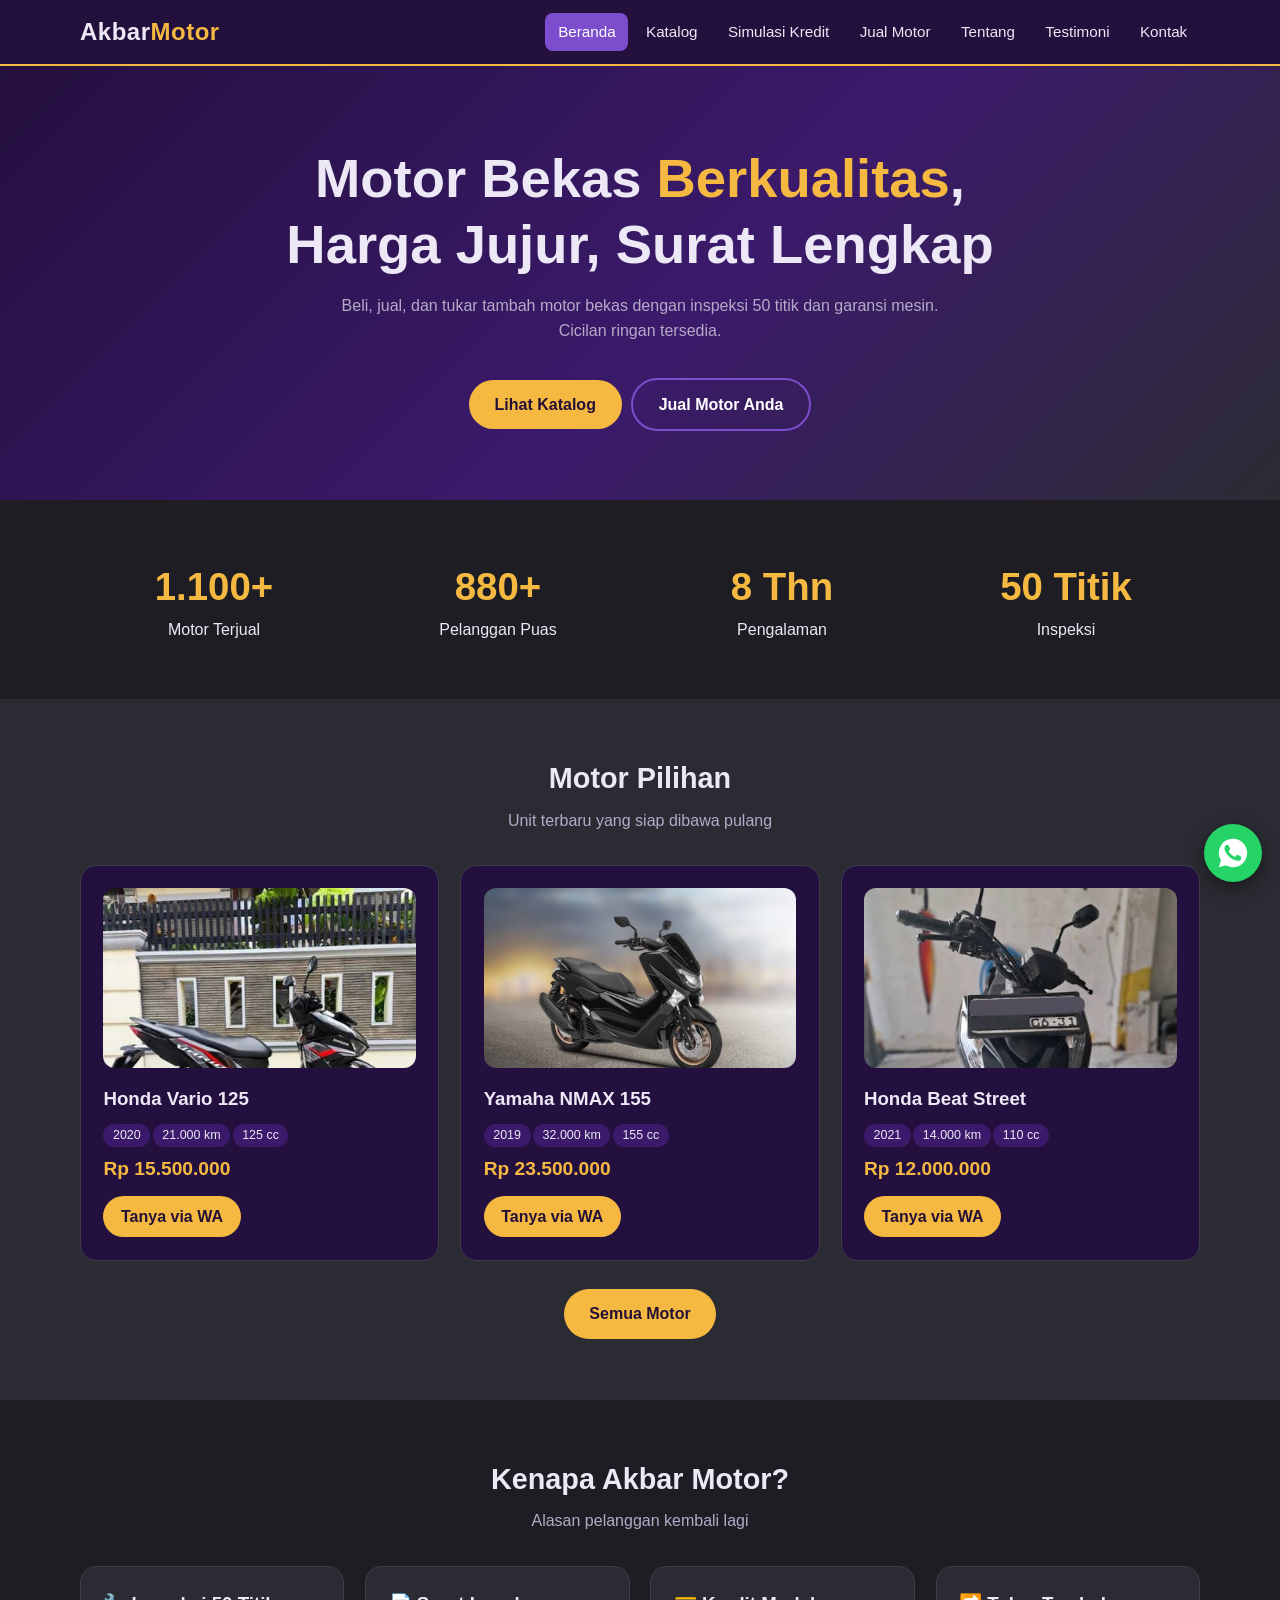
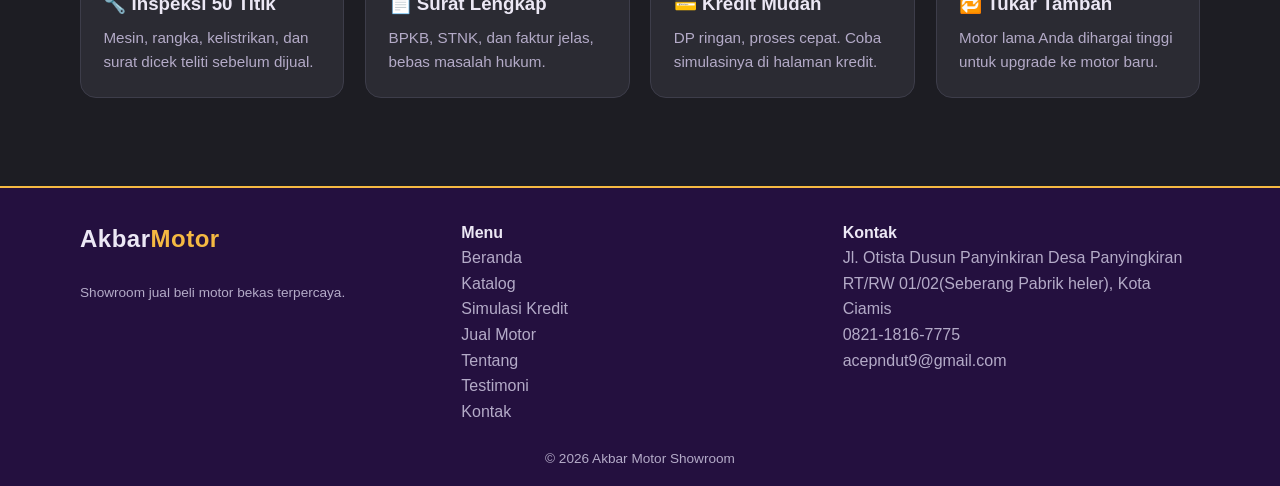
<file: index.html>
<!DOCTYPE html>
<html lang="id">

<head>
    <meta charset="UTF-8">
    <meta name="viewport" content="width=device-width, initial-scale=1.0">
    <title>Beranda | Akbar Motor Showroom</title>
    <meta name="description"
        content="Akbar Motor - showroom jual beli motor bekas berkualitas, surat lengkap, harga transparan.">
    <link rel="stylesheet" href="style.css">
</head>

<body>
    <header id="akbar_header">
        <div class="akbar_container akbar_nav"><a class="akbar_logo" href="index.html">Akbar<span>Motor</span></a>
            <button id="akbar_burger" class="akbar_burger" aria-label="Menu">&#9776;</button>
            <nav id="akbar_menu" class="akbar_menu"><a href="index.html">Beranda</a><a href="katalog.html">Katalog</a><a
                    href="kredit.html">Simulasi Kredit</a><a href="jual-motor.html">Jual Motor</a><a
                    href="tentang.html">Tentang</a><a href="testimoni.html">Testimoni</a><a
                    href="kontak.html">Kontak</a></nav>
        </div>
    </header>
    <section id="akbar_hero">
        <div class="akbar_container">
            <h1>Motor Bekas <em>Berkualitas</em>,<br>Harga Jujur, Surat Lengkap</h1>
            <p>Beli, jual, dan tukar tambah motor bekas dengan inspeksi 50 titik dan garansi mesin. Cicilan ringan
                tersedia.</p>
            <a class="akbar_btn" href="katalog.html">Lihat Katalog</a><a class="akbar_btn akbar_btn_garis"
                href="jual-motor.html">Jual Motor Anda</a>
        </div>
    </section>
    <section class="akbar_section">
        <div class="akbar_container akbar_stats">
            <div><b data-hitung="1200" data-plus="+">0</b>Motor Terjual</div>
            <div><b data-hitung="950" data-plus="+">0</b>Pelanggan Puas</div>
            <div><b data-hitung="8" data-plus=" Thn">0</b>Pengalaman</div>
            <div><b data-hitung="50" data-plus=" Titik">0</b>Inspeksi</div>
        </div>
    </section>
    <section class="akbar_section akbar_gelap">
        <div class="akbar_container">
            <h2 class="akbar_judul">Motor Pilihan</h2>
            <p class="akbar_sub">Unit terbaru yang siap dibawa pulang</p>
            <div id="akbar_featured" class="akbar_grid"></div>
            <p style="text-align:center;margin-top:1.5rem"><a class="akbar_btn" href="katalog.html">Semua Motor</a></p>
        </div>
    </section>
    <section class="akbar_section">
        <div class="akbar_container">
            <h2 class="akbar_judul">Kenapa Akbar Motor?</h2>
            <p class="akbar_sub">Alasan pelanggan kembali lagi</p>
            <div class="akbar_grid">
                <div class="akbar_card akbar_muncul">
                    <h3>🔧 Inspeksi 50 Titik</h3>
                    <p>Mesin, rangka, kelistrikan, dan surat dicek teliti sebelum dijual.</p>
                </div>
                <div class="akbar_card akbar_muncul">
                    <h3>📄 Surat Lengkap</h3>
                    <p>BPKB, STNK, dan faktur jelas, bebas masalah hukum.</p>
                </div>
                <div class="akbar_card akbar_muncul">
                    <h3>💳 Kredit Mudah</h3>
                    <p>DP ringan, proses cepat. Coba simulasinya di halaman kredit.</p>
                </div>
                <div class="akbar_card akbar_muncul">
                    <h3>🔁 Tukar Tambah</h3>
                    <p>Motor lama Anda dihargai tinggi untuk upgrade ke motor baru.</p>
                </div>
            </div>
        </div>
    </section>
    <footer id="akbar_footer">
        <div class="akbar_container">
            <div class="akbar_footer_grid">
                <div>
                    <h3 class="akbar_logo">Akbar<span>Motor</span></h3>
                    <p class="akbar_copy" style="text-align:left">Showroom jual beli motor bekas terpercaya.</p>
                </div>
                <div><b>Menu</b><a href="index.html">Beranda</a><a href="katalog.html">Katalog</a><a
                        href="kredit.html">Simulasi Kredit</a><a href="jual-motor.html">Jual Motor</a><a
                        href="tentang.html">Tentang</a><a href="testimoni.html">Testimoni</a><a
                        href="kontak.html">Kontak</a></div>
                <div><b>Kontak</b><a href="kontak.html">Jl. Otista Dusun Panyinkiran Desa Panyingkiran RT/RW 01/02(Seberang Pabrik heler), Kota Ciamis</a><a
                        href="kontak.html">0821-1816-7775</a><a href="kontak.html">acepndut9@gmail.com</a></div>
            </div>
            <p class="akbar_copy">&copy; 2026 Akbar Motor Showroom </p>
        </div>
    </footer>
    <script src="script.js"></script>
</body>

</html>
</file>
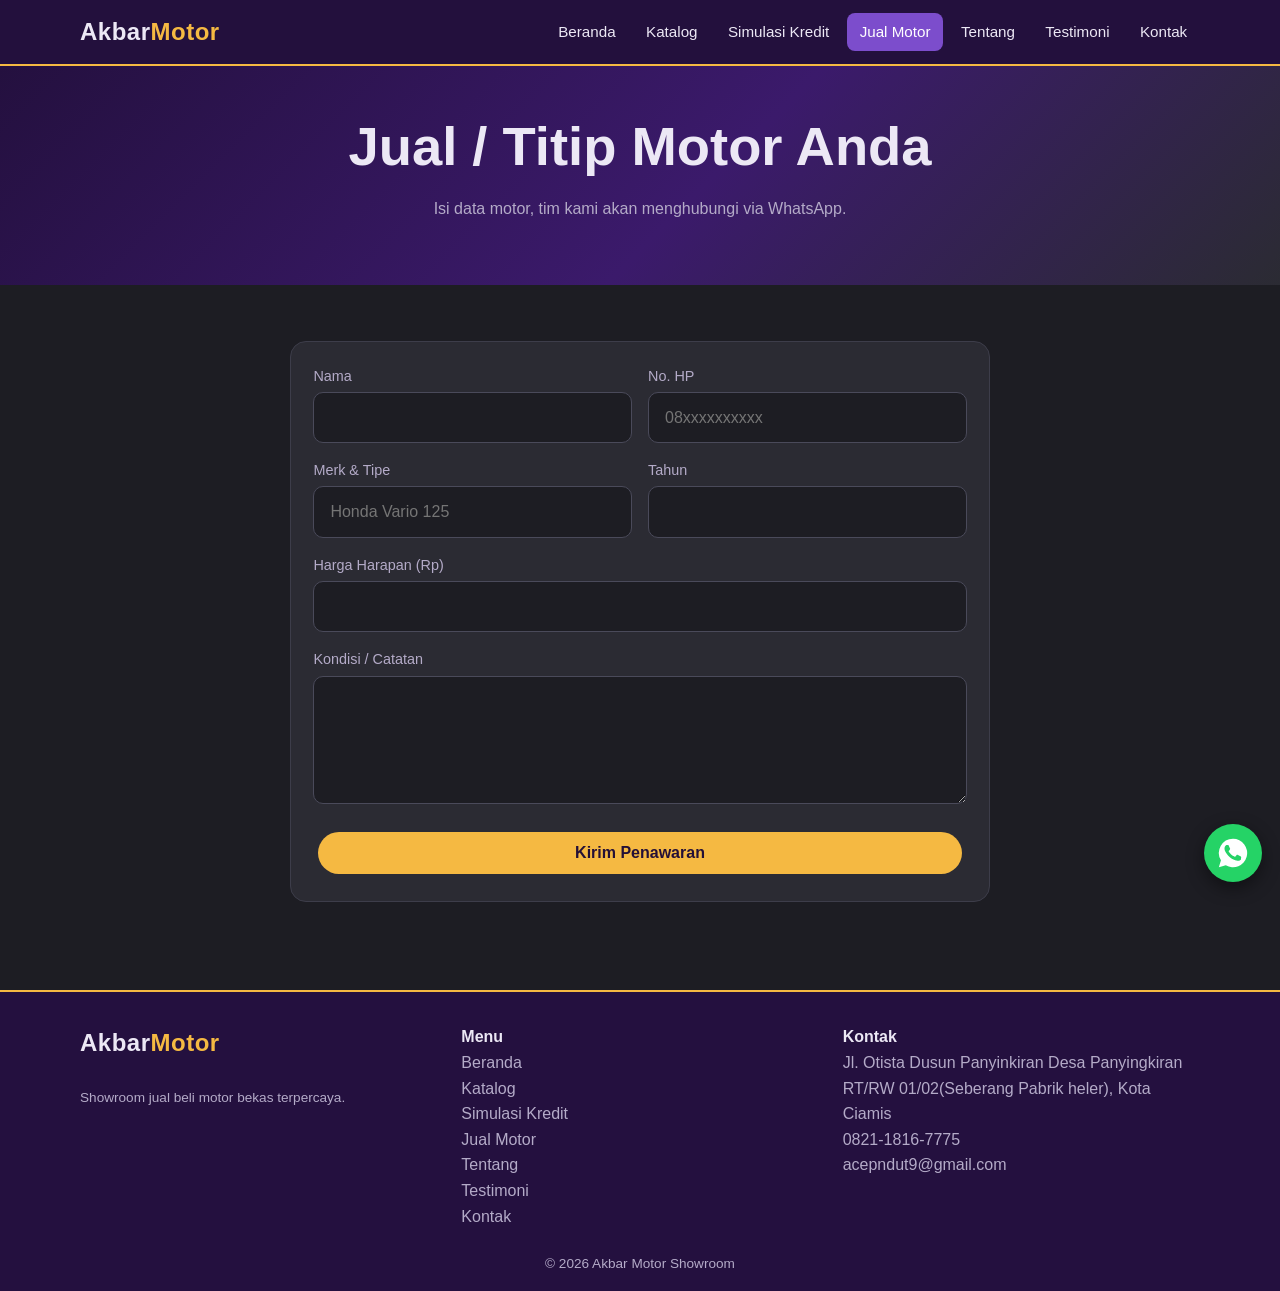
<file: jual-motor.html>
<!DOCTYPE html>
<html lang="id">

<head>
    <meta charset="UTF-8">
    <meta name="viewport" content="width=device-width, initial-scale=1.0">
    <title>Jual Motor | Akbar Motor Showroom</title>
    <meta name="description"
        content="Akbar Motor - showroom jual beli motor bekas berkualitas, surat lengkap, harga transparan.">
    <link rel="stylesheet" href="style.css">
</head>

<body>
    <header id="akbar_header">
        <div class="akbar_container akbar_nav"><a class="akbar_logo" href="index.html">Akbar<span>Motor</span></a>
            <button id="akbar_burger" class="akbar_burger" aria-label="Menu">&#9776;</button>
            <nav id="akbar_menu" class="akbar_menu"><a href="index.html">Beranda</a><a href="katalog.html">Katalog</a><a
                    href="kredit.html">Simulasi Kredit</a><a href="jual-motor.html">Jual Motor</a><a
                    href="tentang.html">Tentang</a><a href="testimoni.html">Testimoni</a><a
                    href="kontak.html">Kontak</a></nav>
        </div>
    </header>
    <section id="akbar_hero" class="akbar_hero_kecil">
        <div class="akbar_container">
            <h1>Jual / Titip Motor Anda</h1>
            <p>Isi data motor, tim kami akan menghubungi via WhatsApp.</p>
        </div>
    </section>
    <section class="akbar_section">
        <div class="akbar_container" style="max-width:700px">
            <form class="akbar_form akbar_card" data-wa="Halo Akbar Motor, saya ingin menjual motor:">
                <div class="akbar_dua">
                    <div><label>Nama</label><input name="nama" required></div>
                    <div><label>No. HP</label><input name="hp" placeholder="08xxxxxxxxxx" required></div>
                </div>
                <div class="akbar_dua">
                    <div><label>Merk &amp; Tipe</label><input name="motor" placeholder="Honda Vario 125" required></div>
                    <div><label>Tahun</label><input name="tahun" type="number" min="2005" max="2026" required></div>
                </div>
                <div><label>Harga Harapan (Rp)</label><input name="harga" type="number" required></div>
                <div><label>Kondisi / Catatan</label><textarea name="catatan" rows="4"></textarea></div>
                <button class="akbar_btn" type="submit">Kirim Penawaran</button>
                <div class="akbar_pesan"></div>
            </form>
        </div>
    </section>
    <footer id="akbar_footer">
        <div class="akbar_container">
            <div class="akbar_footer_grid">
                <div>
                    <h3 class="akbar_logo">Akbar<span>Motor</span></h3>
                    <p class="akbar_copy" style="text-align:left">Showroom jual beli motor bekas terpercaya.</p>
                </div>
                <div><b>Menu</b><a href="index.html">Beranda</a><a href="katalog.html">Katalog</a><a
                        href="kredit.html">Simulasi Kredit</a><a href="jual-motor.html">Jual Motor</a><a
                        href="tentang.html">Tentang</a><a href="testimoni.html">Testimoni</a><a
                        href="kontak.html">Kontak</a></div>
                <div><b>Kontak</b><a href="kontak.html">Jl. Otista Dusun Panyinkiran Desa Panyingkiran RT/RW 01/02(Seberang Pabrik heler), Kota Ciamis</a><a
                        href="kontak.html">0821-1816-7775</a><a href="kontak.html">acepndut9@gmail.com</a></div>
            </div>
            <p class="akbar_copy">&copy; 2026 Akbar Motor Showroom </p>
        </div>
    </footer>
    <script src="script.js"></script>
</body>

</html>
</file>
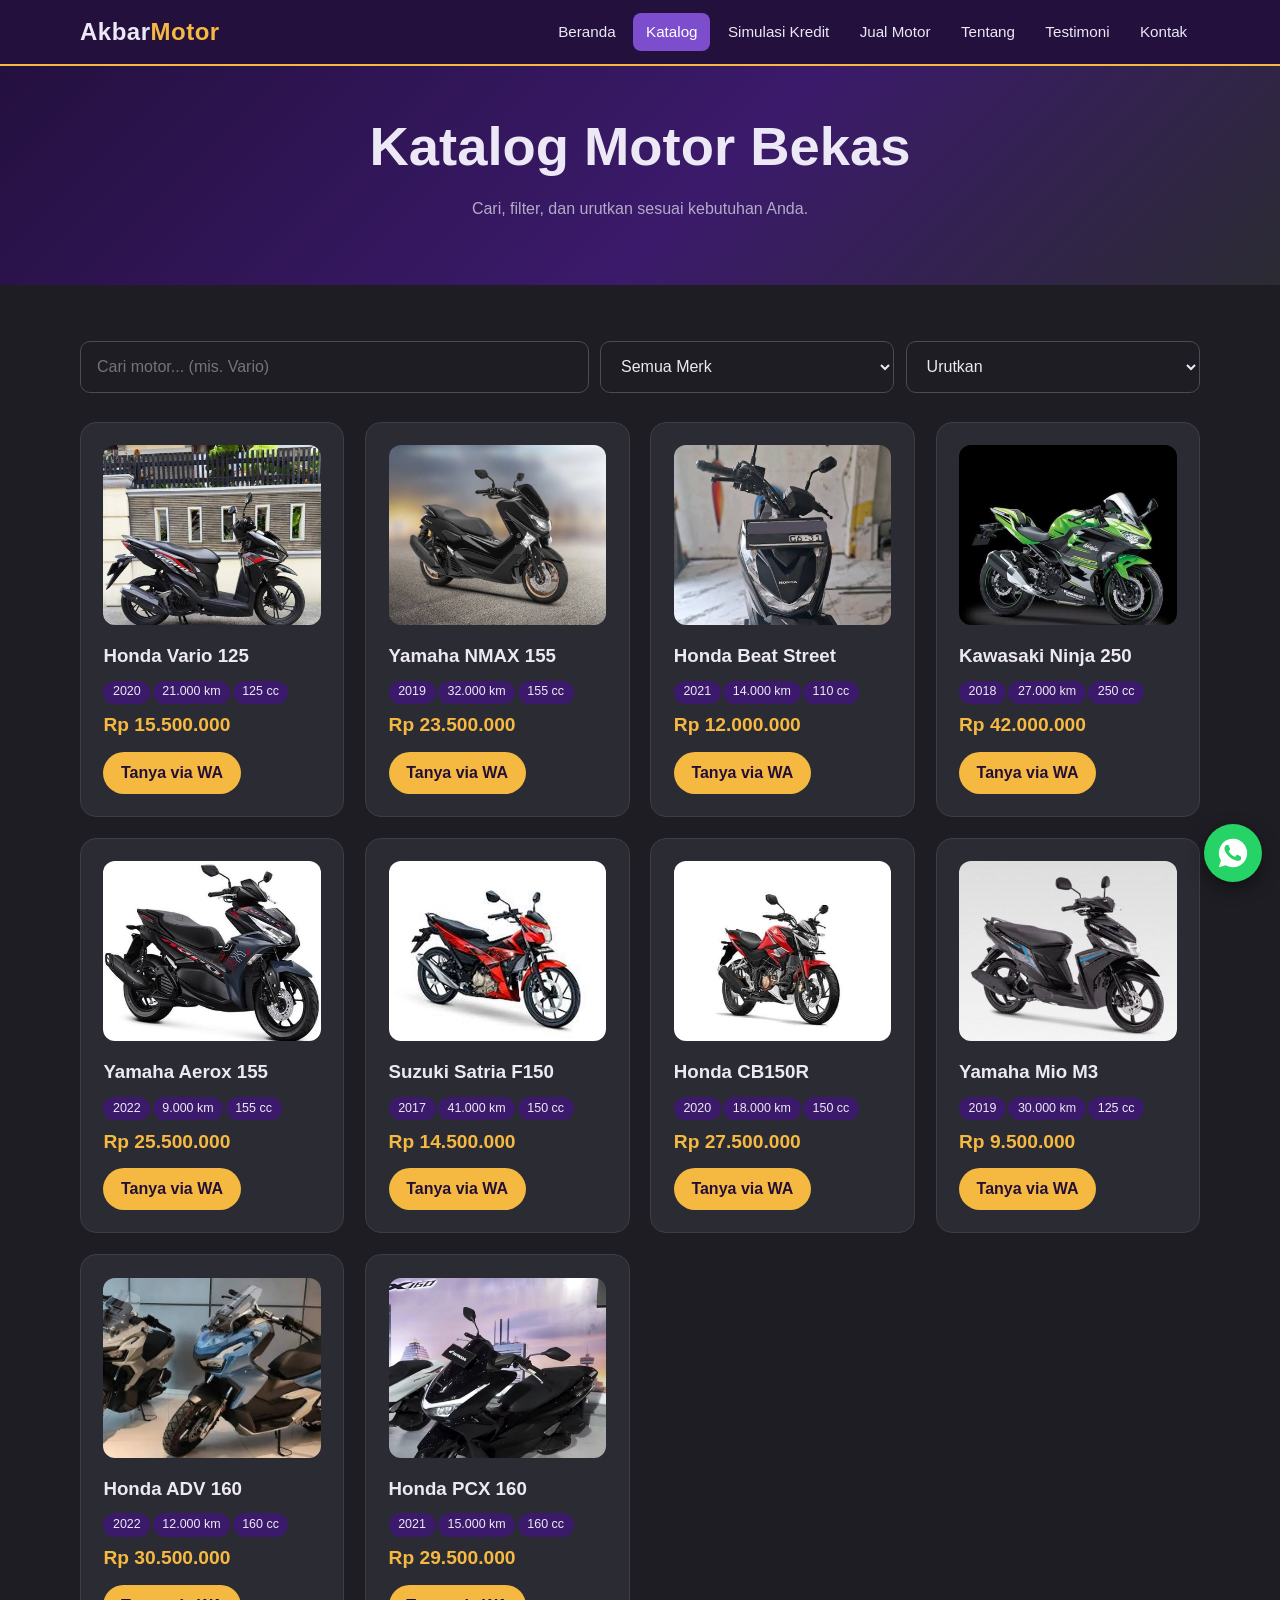
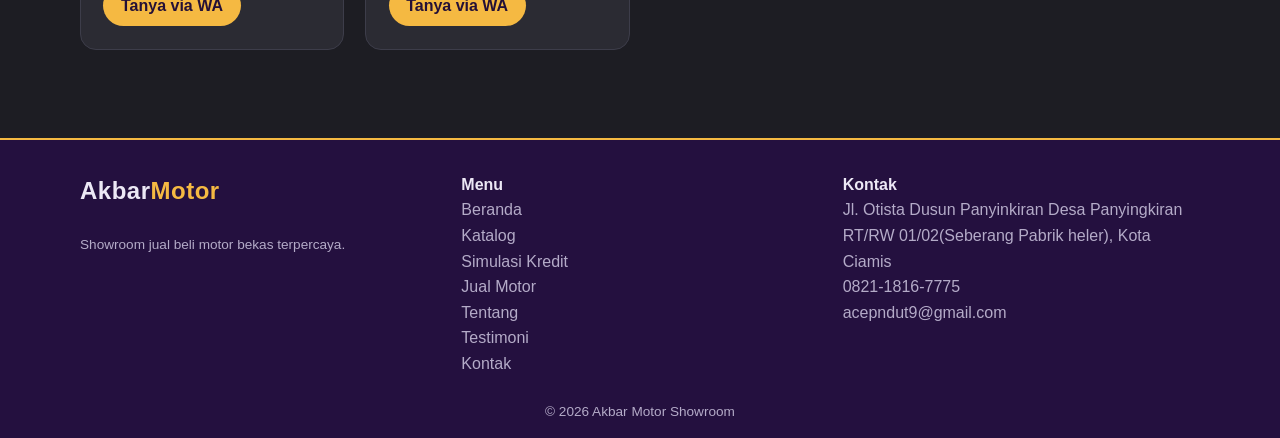
<file: katalog.html>
<!DOCTYPE html>
<html lang="id">

<head>
    <meta charset="UTF-8">
    <meta name="viewport" content="width=device-width, initial-scale=1.0">
    <title>Katalog Motor | Akbar Motor Showroom</title>
    <meta name="description"
        content="Akbar Motor - showroom jual beli motor bekas berkualitas, surat lengkap, harga transparan.">
    <link rel="stylesheet" href="style.css">
</head>

<body>
    <header id="akbar_header">
        <div class="akbar_container akbar_nav"><a class="akbar_logo" href="index.html">Akbar<span>Motor</span></a>
            <button id="akbar_burger" class="akbar_burger" aria-label="Menu">&#9776;</button>
            <nav id="akbar_menu" class="akbar_menu"><a href="index.html">Beranda</a><a href="katalog.html">Katalog</a><a
                    href="kredit.html">Simulasi Kredit</a><a href="jual-motor.html">Jual Motor</a><a
                    href="tentang.html">Tentang</a><a href="testimoni.html">Testimoni</a><a
                    href="kontak.html">Kontak</a></nav>
        </div>
    </header>
    <section id="akbar_hero" class="akbar_hero_kecil">
        <div class="akbar_container">
            <h1>Katalog Motor Bekas</h1>
            <p>Cari, filter, dan urutkan sesuai kebutuhan Anda.</p>
        </div>
    </section>
    <section class="akbar_section">
        <div class="akbar_container">
            <div class="akbar_filter"><input id="akbar_cari" type="search"
                    placeholder="Cari motor... (mis. Vario)"><select id="akbar_merk">
                    <option value="">Semua Merk</option>
                    <option>Honda</option>
                    <option>Yamaha</option>
                    <option>Kawasaki</option>
                    <option>Suzuki</option>
                </select>
                <select id="akbar_urut">
                    <option value="">Urutkan</option>
                    <option value="murah">Harga Termurah</option>
                    <option value="mahal">Harga Termahal</option>
                    <option value="baru">Tahun Terbaru</option>
                </select>
            </div>
            <div id="akbar_grid" class="akbar_grid"></div>
        </div>
    </section>
    <footer id="akbar_footer">
        <div class="akbar_container">
            <div class="akbar_footer_grid">
                <div>
                    <h3 class="akbar_logo">Akbar<span>Motor</span></h3>
                    <p class="akbar_copy" style="text-align:left">Showroom jual beli motor bekas terpercaya.</p>
                </div>
                <div><b>Menu</b><a href="index.html">Beranda</a><a href="katalog.html">Katalog</a><a
                        href="kredit.html">Simulasi Kredit</a><a href="jual-motor.html">Jual Motor</a><a
                        href="tentang.html">Tentang</a><a href="testimoni.html">Testimoni</a><a
                        href="kontak.html">Kontak</a></div>
                <div><b>Kontak</b><a href="kontak.html">Jl. Otista Dusun Panyinkiran Desa Panyingkiran RT/RW 01/02(Seberang Pabrik heler), Kota Ciamis</a><a
                        href="kontak.html">0821-1816-7775</a><a href="kontak.html">acepndut9@gmail.com</a></div>
            </div>
            <p class="akbar_copy">&copy; 2026 Akbar Motor Showroom </p>
        </div>
    </footer>
    <script src="script.js"></script>
</body>

</html>
</file>
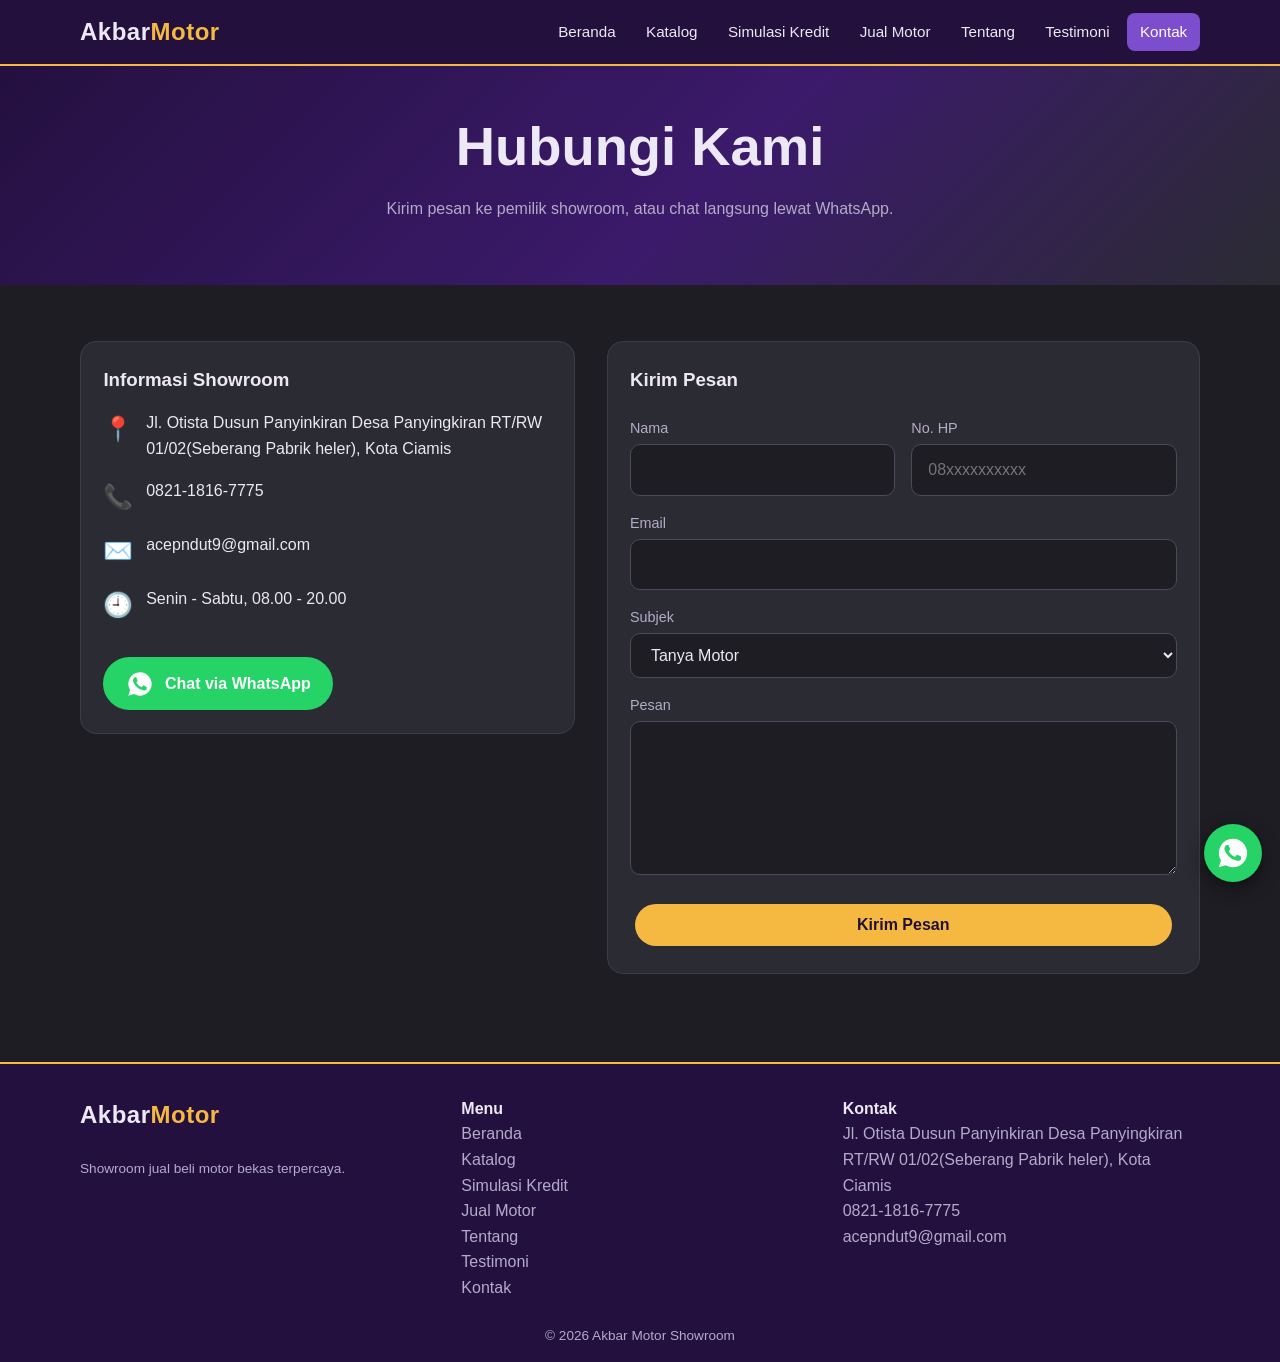
<file: kontak.html>
<!DOCTYPE html>
<html lang="id">

<head>
    <meta charset="UTF-8">
    <meta name="viewport" content="width=device-width, initial-scale=1.0">
    <title>Kontak | Akbar Motor Showroom</title>
    <meta name="description"
        content="Akbar Motor - showroom jual beli motor bekas berkualitas, surat lengkap, harga transparan.">
    <link rel="stylesheet" href="style.css">
</head>

<body>
    <header id="akbar_header">
        <div class="akbar_container akbar_nav"><a class="akbar_logo" href="index.html">Akbar<span>Motor</span></a>
            <button id="akbar_burger" class="akbar_burger" aria-label="Menu">&#9776;</button>
            <nav id="akbar_menu" class="akbar_menu"><a href="index.html">Beranda</a><a href="katalog.html">Katalog</a><a
                    href="kredit.html">Simulasi Kredit</a><a href="jual-motor.html">Jual Motor</a><a
                    href="tentang.html">Tentang</a><a href="testimoni.html">Testimoni</a><a
                    href="kontak.html">Kontak</a></nav>
        </div>
    </header>
    <section id="akbar_hero" class="akbar_hero_kecil">
        <div class="akbar_container">
            <h1>Hubungi Kami</h1>
            <p>Kirim pesan ke pemilik showroom, atau chat langsung lewat WhatsApp.</p>
        </div>
    </section>
    <section class="akbar_section">
        <div class="akbar_container akbar_split">
            <div class="akbar_card">
                <h3 style="margin-bottom:1rem">Informasi Showroom</h3>
                <div class="akbar_kontak_item"><span>📍</span>
                    <div>Jl. Otista Dusun Panyinkiran Desa Panyingkiran RT/RW 01/02(Seberang Pabrik heler), Kota Ciamis</div>
                </div>
                <div class="akbar_kontak_item"><span>📞</span>
                    <div>0821-1816-7775</div>
                </div>
                <div class="akbar_kontak_item"><span>✉️</span>
                    <div>acepndut9@gmail.com</div>
                </div>
                <div class="akbar_kontak_item"><span>🕘</span>
                    <div>Senin - Sabtu, 08.00 - 20.00</div>
                </div>
                <a id="akbar_wa_kontak" class="akbar_wa_btn" target="_blank" rel="noopener"
                    href="https://wa.me/6282118167775?text=Halo%20Akbar%20Motor%2C%20saya%20ingin%20bertanya."><svg
                        viewBox="0 0 24 24">
                        <path
                            d="M12 2a10 10 0 0 0-8.5 15.2L2 22l4.9-1.4A10 10 0 1 0 12 2zm5.8 14.2c-.2.7-1.4 1.3-1.9 1.3-.5.1-1.1.1-3.6-.9-3-1.3-4.9-4.4-5.1-4.6-.1-.2-1.2-1.6-1.2-3s.8-2.1 1-2.4c.3-.3.6-.3.8-.3h.6c.2 0 .4 0 .6.5l.9 2.1c.1.2.1.4 0 .5l-.4.6-.4.4c-.1.2-.3.3-.1.6.2.3.8 1.3 1.7 2.1 1.2 1 2.1 1.3 2.4 1.5.3.1.5.1.6-.1l.9-1.1c.2-.3.4-.2.6-.1l2 1c.3.1.5.2.5.3.1.1.1.7-.1 1.4z" />
                    </svg> Chat via WhatsApp</a>
            </div>
            <form class="akbar_form akbar_card" data-wa="Halo Akbar Motor, saya mengirim pesan dari website:">
                <h3>Kirim Pesan</h3>
                <div class="akbar_dua">
                    <div><label>Nama</label><input name="nama" required></div>
                    <div><label>No. HP</label><input name="hp" placeholder="08xxxxxxxxxx" required></div>
                </div>
                <div><label>Email</label><input name="email" type="email" required></div>
                <div><label>Subjek</label><select name="subjek">
                        <option>Tanya Motor</option>
                        <option>Kredit</option>
                        <option>Jual / Tukar Tambah</option>
                        <option>Lainnya</option>
                    </select></div>
                <div><label>Pesan</label><textarea name="pesan" rows="5" required></textarea></div>
                <button class="akbar_btn" type="submit">Kirim Pesan</button>
                <div class="akbar_pesan"></div>
            </form>
        </div>
    </section>
    <footer id="akbar_footer">
        <div class="akbar_container">
            <div class="akbar_footer_grid">
                <div>
                    <h3 class="akbar_logo">Akbar<span>Motor</span></h3>
                    <p class="akbar_copy" style="text-align:left">Showroom jual beli motor bekas terpercaya.</p>
                </div>
                <div><b>Menu</b><a href="index.html">Beranda</a><a href="katalog.html">Katalog</a><a
                        href="kredit.html">Simulasi Kredit</a><a href="jual-motor.html">Jual Motor</a><a
                        href="tentang.html">Tentang</a><a href="testimoni.html">Testimoni</a><a
                        href="kontak.html">Kontak</a></div>
                <div><b>Kontak</b><a href="kontak.html">Jl. Otista Dusun Panyinkiran Desa Panyingkiran RT/RW 01/02(Seberang Pabrik heler), Kota Ciamis</a><a
                        href="kontak.html">0821-1816-7775</a><a href="kontak.html">acepndut9@gmail.com</a></div>
            </div>
            <p class="akbar_copy">&copy; 2026 Akbar Motor Showroom </p>
        </div>
    </footer>
    <script src="script.js"></script>
</body>

</html>
</file>
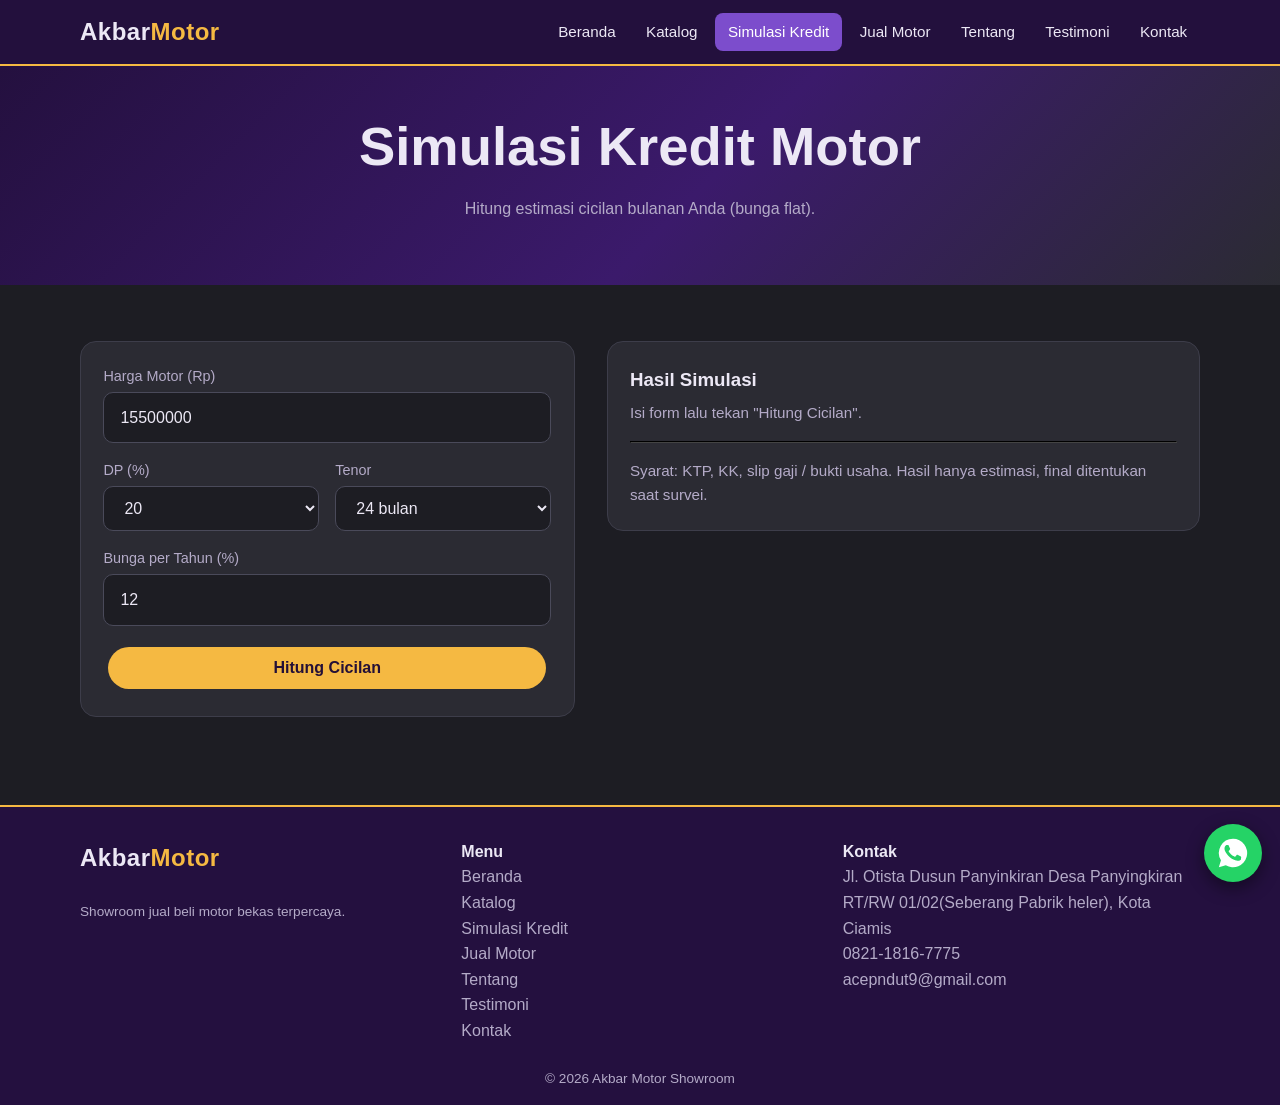
<file: kredit.html>
<!DOCTYPE html>
<html lang="id">

<head>
    <meta charset="UTF-8">
    <meta name="viewport" content="width=device-width, initial-scale=1.0">
    <title>Simulasi Kredit | Akbar Motor Showroom</title>
    <meta name="description"
        content="Akbar Motor - showroom jual beli motor bekas berkualitas, surat lengkap, harga transparan.">
    <link rel="stylesheet" href="style.css">
</head>

<body>
    <header id="akbar_header">
        <div class="akbar_container akbar_nav"><a class="akbar_logo" href="index.html">Akbar<span>Motor</span></a>
            <button id="akbar_burger" class="akbar_burger" aria-label="Menu">&#9776;</button>
            <nav id="akbar_menu" class="akbar_menu"><a href="index.html">Beranda</a><a href="katalog.html">Katalog</a><a
                    href="kredit.html">Simulasi Kredit</a><a href="jual-motor.html">Jual Motor</a><a
                    href="tentang.html">Tentang</a><a href="testimoni.html">Testimoni</a><a
                    href="kontak.html">Kontak</a></nav>
        </div>
    </header>
    <section id="akbar_hero" class="akbar_hero_kecil">
        <div class="akbar_container">
            <h1>Simulasi Kredit Motor</h1>
            <p>Hitung estimasi cicilan bulanan Anda (bunga flat).</p>
        </div>
    </section>
    <section class="akbar_section">
        <div class="akbar_container akbar_split">
            <form id="akbar_form_kredit" class="akbar_form akbar_card">
                <div><label for="akbar_k_harga">Harga Motor (Rp)</label><input id="akbar_k_harga" type="number"
                        value="15500000" required></div>
                <div class="akbar_dua">
                    <div><label for="akbar_k_dp">DP (%)</label><select id="akbar_k_dp">
                            <option>10</option>
                            <option selected>20</option>
                            <option>30</option>
                            <option>40</option>
                        </select></div>
                    <div><label for="akbar_k_tenor">Tenor</label><select id="akbar_k_tenor">
                            <option value="12">12 bulan</option>
                            <option value="24" selected>24 bulan</option>
                            <option value="36">36 bulan</option>
                        </select></div>
                </div>
                <div><label for="akbar_k_bunga">Bunga per Tahun (%)</label><input id="akbar_k_bunga" type="number"
                        value="12" step="0.5"></div>
                <button class="akbar_btn" type="submit">Hitung Cicilan</button>
            </form>
            <div class="akbar_card">
                <h3>Hasil Simulasi</h3>
                <p id="akbar_k_hasil">Isi form lalu tekan "Hitung Cicilan".</p>
                <hr style="border-color:#444;margin:1rem 0">
                <p>Syarat: KTP, KK, slip gaji / bukti usaha. Hasil hanya estimasi, final ditentukan saat survei.</p>
            </div>
        </div>
    </section>
    <footer id="akbar_footer">
        <div class="akbar_container">
            <div class="akbar_footer_grid">
                <div>
                    <h3 class="akbar_logo">Akbar<span>Motor</span></h3>
                    <p class="akbar_copy" style="text-align:left">Showroom jual beli motor bekas terpercaya.</p>
                </div>
                <div><b>Menu</b><a href="index.html">Beranda</a><a href="katalog.html">Katalog</a><a
                        href="kredit.html">Simulasi Kredit</a><a href="jual-motor.html">Jual Motor</a><a
                        href="tentang.html">Tentang</a><a href="testimoni.html">Testimoni</a><a
                        href="kontak.html">Kontak</a></div>
                <div><b>Kontak</b><a href="kontak.html">Jl. Otista Dusun Panyinkiran Desa Panyingkiran RT/RW 01/02(Seberang Pabrik heler), Kota Ciamis</a><a
                        href="kontak.html">0821-1816-7775</a><a href="kontak.html">acepndut9@gmail.com</a></div>
            </div>
            <p class="akbar_copy">&copy; 2026 Akbar Motor Showroom </p>
        </div>
    </footer>
    <script src="script.js"></script>
</body>

</html>
</file>
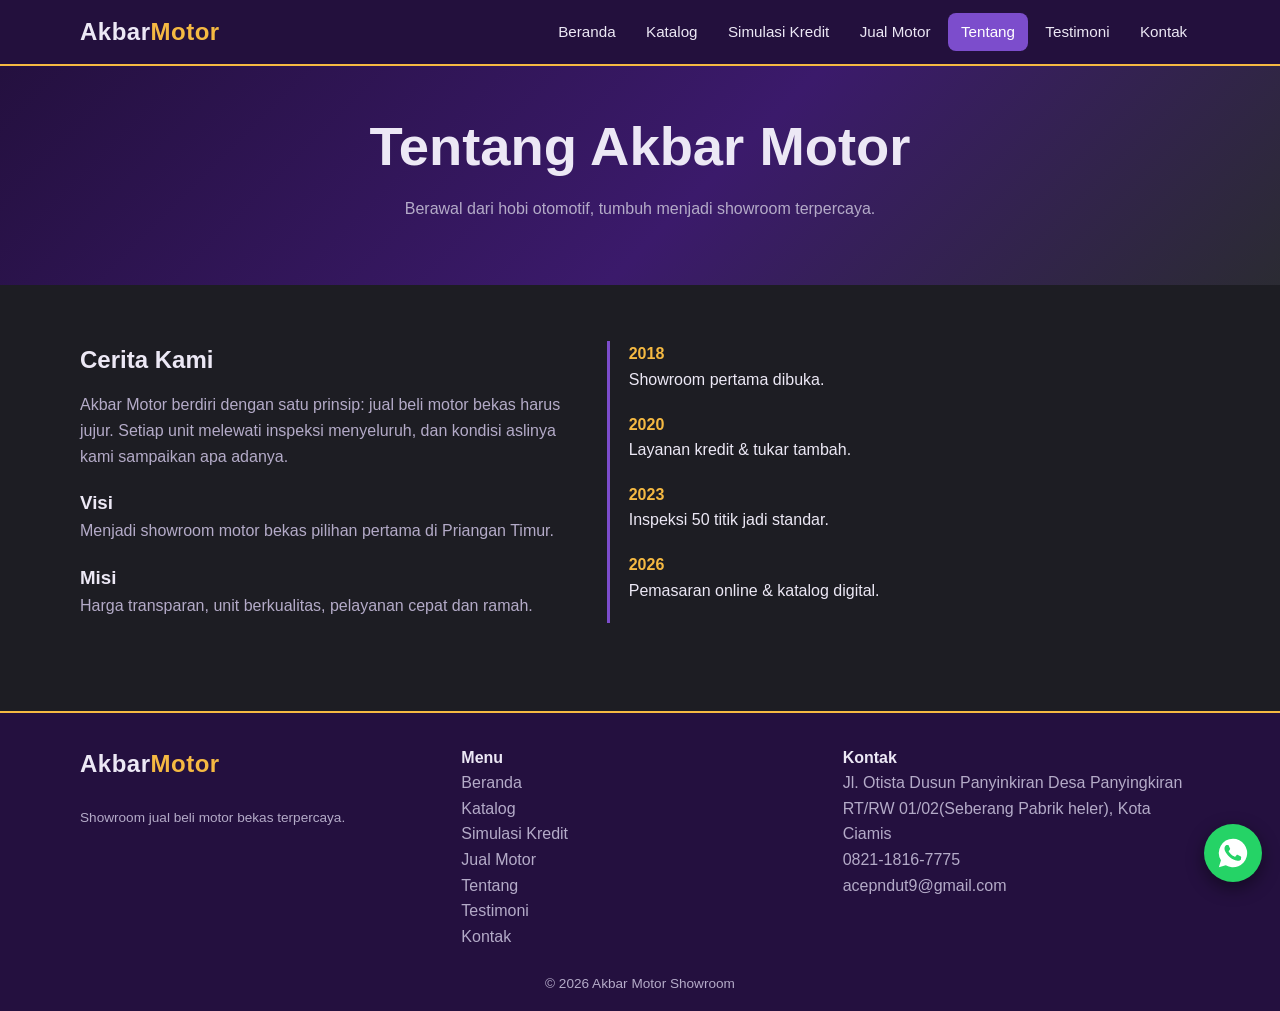
<file: tentang.html>
<!DOCTYPE html>
<html lang="id">

<head>
    <meta charset="UTF-8">
    <meta name="viewport" content="width=device-width, initial-scale=1.0">
    <title>Tentang Kami | Akbar Motor Showroom</title>
    <meta name="description"
        content="Akbar Motor - showroom jual beli motor bekas berkualitas, surat lengkap, harga transparan.">
    <link rel="stylesheet" href="style.css">
</head>

<body>
    <header id="akbar_header">
        <div class="akbar_container akbar_nav"><a class="akbar_logo" href="index.html">Akbar<span>Motor</span></a>
            <button id="akbar_burger" class="akbar_burger" aria-label="Menu">&#9776;</button>
            <nav id="akbar_menu" class="akbar_menu"><a href="index.html">Beranda</a><a href="katalog.html">Katalog</a><a
                    href="kredit.html">Simulasi Kredit</a><a href="jual-motor.html">Jual Motor</a><a
                    href="tentang.html">Tentang</a><a href="testimoni.html">Testimoni</a><a
                    href="kontak.html">Kontak</a></nav>
        </div>
    </header>
    <section id="akbar_hero" class="akbar_hero_kecil">
        <div class="akbar_container">
            <h1>Tentang Akbar Motor</h1>
            <p>Berawal dari hobi otomotif, tumbuh menjadi showroom terpercaya.</p>
        </div>
    </section>
    <section class="akbar_section">
        <div class="akbar_container akbar_split">
            <div>
                <h2>Cerita Kami</h2>
                <p style="color:var(--akbar_redup);margin:.8rem 0">Akbar Motor berdiri dengan satu prinsip: jual beli
                    motor bekas harus jujur. Setiap unit melewati inspeksi menyeluruh, dan kondisi aslinya kami
                    sampaikan apa adanya.</p>
                <h3 style="margin-top:1.2rem">Visi</h3>
                <p style="color:var(--akbar_redup)">Menjadi showroom motor bekas pilihan pertama di Priangan Timur.</p>
                <h3 style="margin-top:1.2rem">Misi</h3>
                <p style="color:var(--akbar_redup)">Harga transparan, unit berkualitas, pelayanan cepat dan ramah.</p>
            </div>
            <div class="akbar_timeline">
                <div><b>2018</b><br>Showroom pertama dibuka.</div>
                <div><b>2020</b><br>Layanan kredit & tukar tambah.</div>
                <div><b>2023</b><br>Inspeksi 50 titik jadi standar.</div>
                <div><b>2026</b><br>Pemasaran online & katalog digital.</div>
            </div>
        </div>
    </section>
    <footer id="akbar_footer">
        <div class="akbar_container">
            <div class="akbar_footer_grid">
                <div>
                    <h3 class="akbar_logo">Akbar<span>Motor</span></h3>
                    <p class="akbar_copy" style="text-align:left">Showroom jual beli motor bekas terpercaya.</p>
                </div>
                <div><b>Menu</b><a href="index.html">Beranda</a><a href="katalog.html">Katalog</a><a
                        href="kredit.html">Simulasi Kredit</a><a href="jual-motor.html">Jual Motor</a><a
                        href="tentang.html">Tentang</a><a href="testimoni.html">Testimoni</a><a
                        href="kontak.html">Kontak</a></div>
                <div><b>Kontak</b><a href="kontak.html">Jl. Otista Dusun Panyinkiran Desa Panyingkiran RT/RW 01/02(Seberang Pabrik heler), Kota Ciamis</a><a
                        href="kontak.html">0821-1816-7775</a><a href="kontak.html">acepndut9@gmail.com</a></div>
            </div>
            <p class="akbar_copy">&copy; 2026 Akbar Motor Showroom </p>
        </div>
    </footer>
    <script src="script.js"></script>
</body>

</html>
</file>
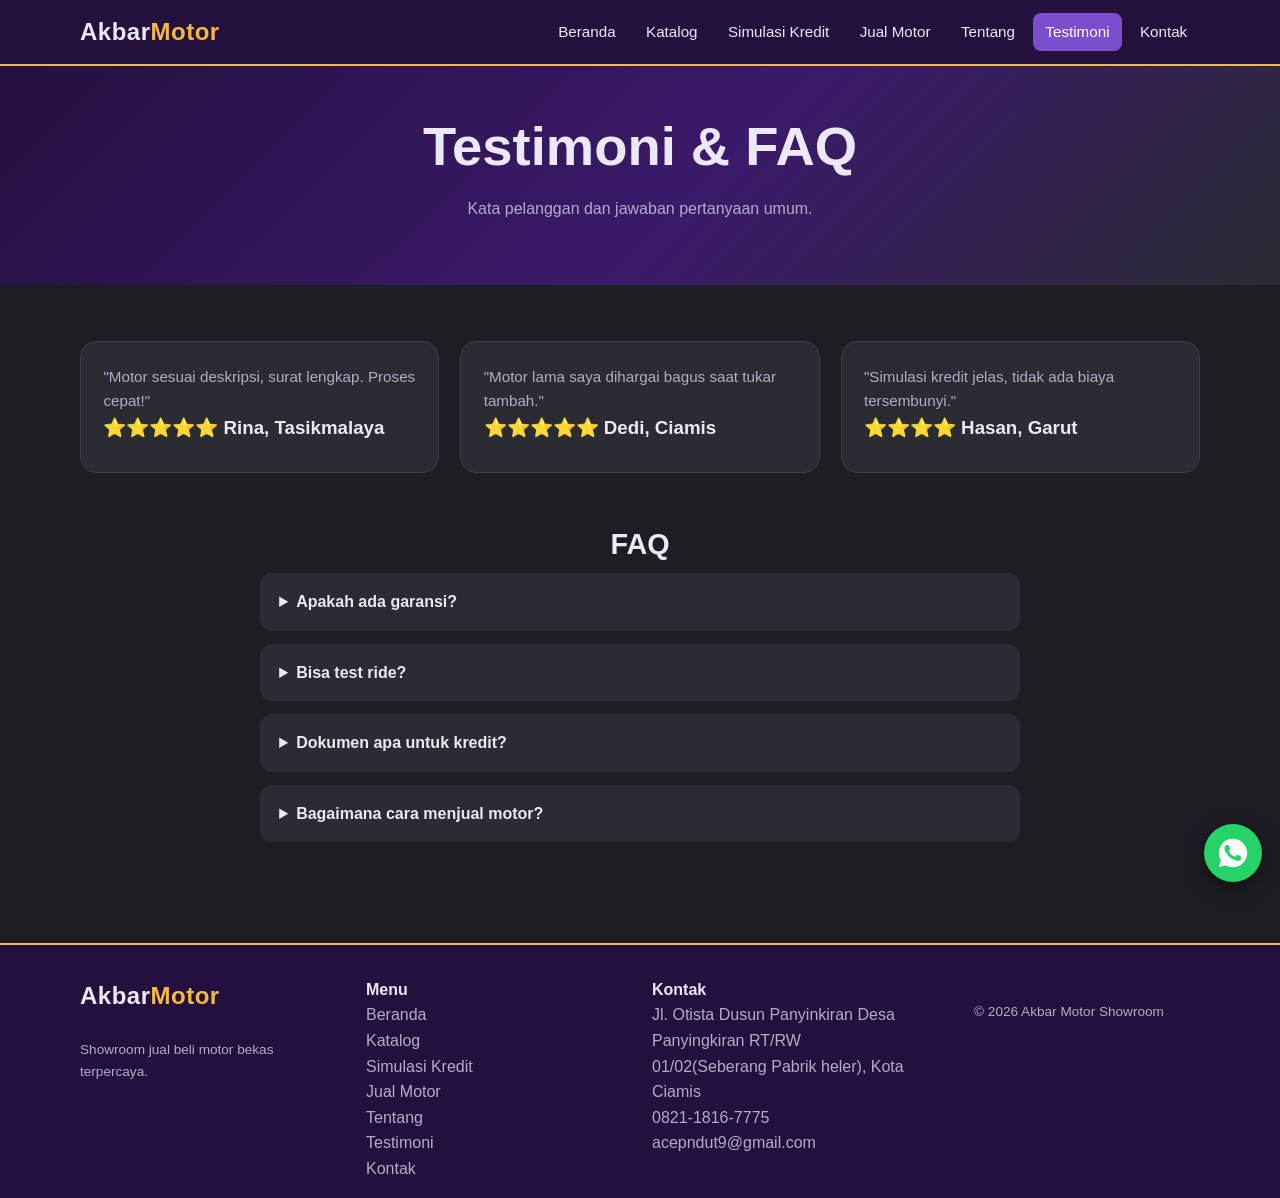
<file: testimoni.html>
<!DOCTYPE html>
<html lang="id">

<head>
    <meta charset="UTF-8">
    <meta name="viewport" content="width=device-width, initial-scale=1.0">
    <title>Testimoni & FAQ | Akbar Motor Showroom</title>
    <meta name="description"
        content="Akbar Motor - showroom jual beli motor bekas berkualitas, surat lengkap, harga transparan.">
    <link rel="stylesheet" href="style.css">
</head>

<body>
    <header id="akbar_header">
        <div class="akbar_container akbar_nav"><a class="akbar_logo" href="index.html">Akbar<span>Motor</span></a>
            <button id="akbar_burger" class="akbar_burger" aria-label="Menu">&#9776;</button>
            <nav id="akbar_menu" class="akbar_menu"><a href="index.html">Beranda</a><a href="katalog.html">Katalog</a><a
                    href="kredit.html">Simulasi Kredit</a><a href="jual-motor.html">Jual Motor</a><a
                    href="tentang.html">Tentang</a><a href="testimoni.html">Testimoni</a><a
                    href="kontak.html">Kontak</a></nav>
        </div>
    </header>
    <section id="akbar_hero" class="akbar_hero_kecil">
        <div class="akbar_container">
            <h1>Testimoni & FAQ</h1>
            <p>Kata pelanggan dan jawaban pertanyaan umum.</p>
        </div>
    </section>
    <section class="akbar_section">
        <div class="akbar_container">
            <div class="akbar_grid">
                <div class="akbar_card akbar_muncul">
                    <p>"Motor sesuai deskripsi, surat lengkap. Proses cepat!"</p>
                    <h3>⭐⭐⭐⭐⭐ Rina, Tasikmalaya</h3>
                </div>
                <div class="akbar_card akbar_muncul">
                    <p>"Motor lama saya dihargai bagus saat tukar tambah."</p>
                    <h3>⭐⭐⭐⭐⭐ Dedi, Ciamis</h3>
                </div>
                <div class="akbar_card akbar_muncul">
                    <p>"Simulasi kredit jelas, tidak ada biaya tersembunyi."</p>
                    <h3>⭐⭐⭐⭐ Hasan, Garut</h3>
                </div>
            </div>
            <h2 class="akbar_judul" style="margin-top:3rem">FAQ</h2>
            <div style="max-width:760px;margin:auto">
                <details class="akbar_faq">
                    <summary>Apakah ada garansi?</summary>
                    <p>Ya, garansi mesin 1 bulan untuk unit tertentu.</p>
                </details>
                <details class="akbar_faq">
                    <summary>Bisa test ride?</summary>
                    <p>Bisa, silakan datang ke showroom dengan membawa SIM C.</p>
                </details>
                <details class="akbar_faq">
                    <summary>Dokumen apa untuk kredit?</summary>
                    <p>KTP, KK, dan slip gaji atau bukti usaha.</p>
                </details>
                <details class="akbar_faq">
                    <summary>Bagaimana cara menjual motor?</summary>
                    <p>Isi form di halaman Jual Motor, tim kami survei dan menawar harga.</p>
                </details>
            </div>
        </div>
    </section>
    <footer id="akbar_footer">
        <div class="akbar_container">
            <div class="akbar_footer_grid">
                <div>
                    <h3 class="akbar_logo">Akbar<span>Motor</span></h3>
                    <p class="akbar_copy" style="text-align:left">Showroom jual beli motor bekas terpercaya.</p>
                </div>
                <div><b>Menu</b><a href="index.html">Beranda</a><a href="katalog.html">Katalog</a><a
                        href="kredit.html">Simulasi Kredit</a><a href="jual-motor.html">Jual Motor</a><a
                        href="tentang.html">Tentang</a><a href="testimoni.html">Testimoni</a><a
                        href="kontak.html">Kontak</a></div>
                <div><b>Kontak</b><a href="kontak.html">Jl. Otista Dusun Panyinkiran Desa Panyingkiran RT/RW 01/02(Seberang Pabrik heler), Kota Ciamis</a><a
                        href="kontak.html">0821-1816-7775</a><a href="kontak.html">acepndut9@gmail.com</a></div>
            <p class="akbar_copy">&copy; 2026 Akbar Motor Showroom </p>
        </div>
    </footer>
    <script src="script.js"></script>
</body>

</html>
</file>
<file: style.css>
/* Akbar Motor - style.css | semua class/id berawalan akbar_ */
:root{--akbar_ungu:#3b1a6b;--akbar_ungu_tua:#24103f;--akbar_ungu_muda:#7c4dcc;--akbar_char:#2b2b33;--akbar_char_tua:#1d1d23;--akbar_emas:#f5b942;--akbar_teks:#ece8f5;--akbar_redup:#b4abc8}
*{box-sizing:border-box;margin:0;padding:0}
html{scroll-behavior:smooth}
body{font-family:'Segoe UI',Roboto,Arial,sans-serif;background:var(--akbar_char_tua);color:var(--akbar_teks);line-height:1.6}
a{color:inherit;text-decoration:none}
.akbar_container{width:min(1120px,92%);margin:auto}
#akbar_header{position:sticky;top:0;z-index:50;background:rgba(36,16,63,.96);backdrop-filter:blur(8px);border-bottom:2px solid var(--akbar_emas)}
.akbar_nav{display:flex;align-items:center;justify-content:space-between;padding:.8rem 0}
.akbar_logo{font-size:1.5rem;font-weight:800;letter-spacing:.5px}
.akbar_logo span{color:var(--akbar_emas)}
.akbar_menu{display:flex;gap:.3rem}
.akbar_menu a{padding:.45rem .8rem;border-radius:8px;font-size:.95rem;transition:.25s}
.akbar_menu a:hover,.akbar_menu a.akbar_aktif{background:var(--akbar_ungu_muda);color:#fff}
.akbar_burger{display:none;background:none;border:1px solid var(--akbar_redup);color:#fff;font-size:1.4rem;padding:.1rem .6rem;border-radius:8px;cursor:pointer}
#akbar_hero{background:linear-gradient(135deg,var(--akbar_ungu_tua),var(--akbar_ungu) 55%,var(--akbar_char));padding:5rem 0 4rem;text-align:center}
#akbar_hero h1{font-size:clamp(2rem,5vw,3.4rem);line-height:1.2;margin-bottom:1rem}
#akbar_hero h1 em{color:var(--akbar_emas);font-style:normal}
#akbar_hero p{max-width:620px;margin:0 auto 1.8rem;color:var(--akbar_redup)}
.akbar_hero_kecil{padding:3rem 0 2.2rem!important}
.akbar_btn{display:inline-block;background:var(--akbar_emas);color:#241037;font-weight:700;padding:.75rem 1.6rem;border:0;border-radius:30px;cursor:pointer;font-size:1rem;margin:.3rem;transition:.25s}
.akbar_btn:hover{transform:translateY(-3px);box-shadow:0 8px 20px rgba(245,185,66,.35)}
.akbar_btn_garis{background:transparent;color:#fff;border:2px solid var(--akbar_ungu_muda)}
.akbar_section{padding:3.5rem 0}
.akbar_gelap{background:var(--akbar_char)}
.akbar_judul{text-align:center;font-size:1.8rem;margin-bottom:.4rem}
.akbar_sub{text-align:center;color:var(--akbar_redup);margin-bottom:2rem}
.akbar_grid{display:grid;grid-template-columns:repeat(auto-fit,minmax(250px,1fr));gap:1.3rem}
.akbar_card{background:var(--akbar_char);border:1px solid #3d3d4a;border-radius:16px;padding:1.4rem;transition:.3s}
.akbar_gelap .akbar_card{background:var(--akbar_ungu_tua)}
.akbar_card:hover{transform:translateY(-6px);border-color:var(--akbar_ungu_muda)}
.akbar_card h3{margin-bottom:.4rem}
.akbar_card p{color:var(--akbar_redup);font-size:.95rem}
.akbar_motor_img{height:130px;border-radius:12px;background:linear-gradient(135deg,var(--akbar_ungu),var(--akbar_char));display:grid;place-items:center;font-size:4rem;margin-bottom:1rem}
.akbar_harga{color:var(--akbar_emas);font-weight:800;font-size:1.2rem;margin:.4rem 0}
.akbar_tag{display:inline-block;background:var(--akbar_ungu);padding:.1rem .6rem;border-radius:20px;font-size:.78rem;margin:.15rem .15rem 0 0}
.akbar_stats{display:grid;grid-template-columns:repeat(auto-fit,minmax(160px,1fr));gap:1rem;text-align:center}
.akbar_stats b{display:block;font-size:2.4rem;color:var(--akbar_emas)}
.akbar_filter{display:flex;flex-wrap:wrap;gap:.7rem;margin-bottom:1.8rem}
.akbar_filter input,.akbar_filter select,.akbar_form input,.akbar_form select,.akbar_form textarea{width:100%;padding:.75rem 1rem;border-radius:10px;border:1px solid #4a4a5a;background:var(--akbar_char_tua);color:var(--akbar_teks);font:inherit}
.akbar_filter input{flex:2 1 220px;width:auto}
.akbar_filter select{flex:1 1 150px;width:auto}
.akbar_form{display:grid;gap:1rem}
.akbar_form label{font-size:.9rem;color:var(--akbar_redup);display:block;margin-bottom:.25rem}
.akbar_form input:focus,.akbar_form select:focus,.akbar_form textarea:focus,.akbar_filter input:focus{outline:2px solid var(--akbar_ungu_muda)}
.akbar_dua{display:grid;grid-template-columns:1fr 1fr;gap:1rem}
.akbar_split{display:grid;grid-template-columns:1fr 1.2fr;gap:2rem;align-items:start}
.akbar_pesan{padding:.8rem 1rem;border-radius:10px;margin-top:.5rem;display:none}
.akbar_ok{display:block;background:#1f4d36;color:#bdf5d6}
.akbar_err{display:block;background:#5a1f2b;color:#ffc6cf}
.akbar_hasil{font-size:2rem;color:var(--akbar_emas);font-weight:800}
.akbar_wa_btn{display:inline-flex;align-items:center;gap:.7rem;background:#25d366;color:#fff;font-weight:700;padding:.8rem 1.4rem;border-radius:40px;margin-top:1rem}
.akbar_wa_btn svg{width:28px;height:28px;fill:#fff}
#akbar_wa_float{position:fixed;right:18px;bottom:18px;width:58px;height:58px;border-radius:50%;background:#25d366;display:grid;place-items:center;box-shadow:0 6px 18px rgba(0,0,0,.45);z-index:60;animation:akbar_denyut 2s infinite}
#akbar_wa_float svg{width:34px;height:34px;fill:#fff}
@keyframes akbar_denyut{0%,100%{transform:scale(1)}50%{transform:scale(1.1)}}
.akbar_kontak_item{display:flex;gap:.8rem;margin-bottom:1rem}
.akbar_kontak_item span{font-size:1.5rem}
.akbar_timeline{border-left:3px solid var(--akbar_ungu_muda);padding-left:1.2rem}
.akbar_timeline div{margin-bottom:1.2rem}
.akbar_timeline b{color:var(--akbar_emas)}
details.akbar_faq{background:var(--akbar_char);border-radius:12px;padding:1rem 1.2rem;margin-bottom:.8rem}
details.akbar_faq summary{cursor:pointer;font-weight:600}
details.akbar_faq p{margin-top:.6rem;color:var(--akbar_redup)}
#akbar_footer{background:var(--akbar_ungu_tua);border-top:2px solid var(--akbar_emas);padding:2rem 0 1rem;margin-top:2rem}
.akbar_footer_grid{display:grid;grid-template-columns:repeat(auto-fit,minmax(220px,1fr));gap:1.5rem}
.akbar_footer_grid a{display:block;color:var(--akbar_redup)}
.akbar_footer_grid a:hover{color:var(--akbar_emas)}
.akbar_copy{text-align:center;color:var(--akbar_redup);font-size:.85rem;margin-top:1.5rem}
.akbar_muncul{opacity:0;transform:translateY(24px);transition:.7s}
.akbar_muncul.akbar_tampil{opacity:1;transform:none}
@media(max-width:780px){
.akbar_burger{display:block}
.akbar_menu{display:none;position:absolute;top:100%;left:0;right:0;flex-direction:column;background:var(--akbar_ungu_tua);padding:.8rem 4%}
.akbar_menu.akbar_buka{display:flex}
.akbar_split,.akbar_dua{grid-template-columns:1fr}
}

.akbar_motor_img{height:180px;overflow:hidden}
.akbar_motor_img img{width:100%;height:100%;object-fit:cover}
</file>
